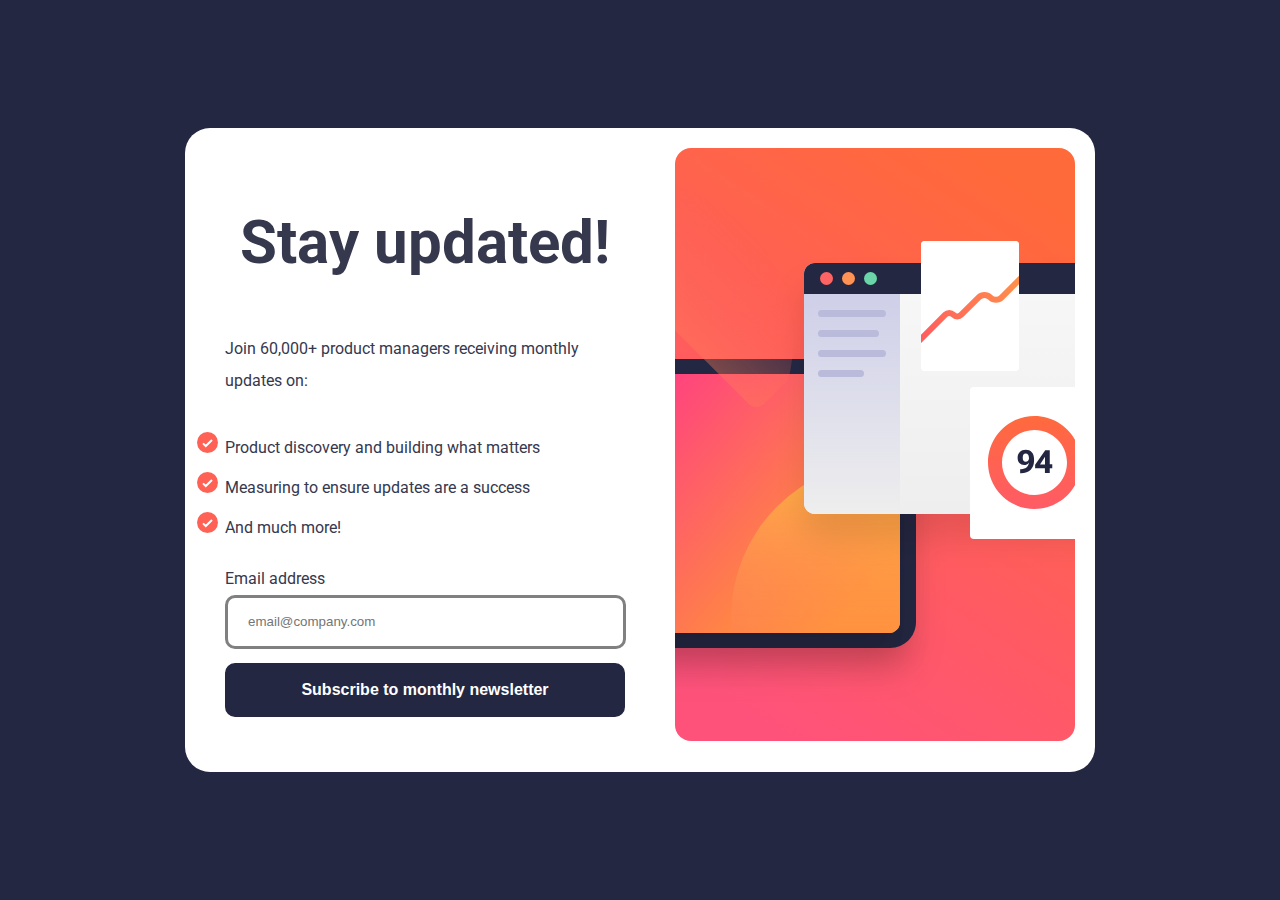
<file: index.html>
<!DOCTYPE html>
<html lang="en">
<head>
  <meta charset="UTF-8">
  <meta name="viewport" content="width=device-width, initial-scale=1.0"> <!-- displays site properly based on user's device -->

  <link rel="icon" type="image/png" sizes="32x32" href="./assets/images/favicon-32x32.png">

  <link rel="stylesheet" href="https://fonts.googleapis.com/css?family=Roboto">

  <link rel="stylesheet" href="style.css">
  
  <title>Frontend Mentor | Newsletter sign-up form with success message</title>

  <!-- Feel free to remove these styles or customise in your own stylesheet 👍 -->
  <style>
    .attribution { font-size: 11px; text-align: center; }
    .attribution a { color: hsl(228, 45%, 44%); }
  </style>
</head>
<body>

<div class="outer">
  <div class="container">
    <div class="left_container">
        <h1>Stay updated!</h1>

        <p>Join 60,000+ product managers receiving monthly updates on:</p>


        <div>
          <li><a>Product discovery and building what matters</a></li>
          <li><a>Measuring to ensure updates are a success</a></li>
          <li><a>And much more!</a></li>
        </div>
      
        <div class="info">

          Email address 

          <br>

          <input type="email" class="email" name="email" placeholder="email@company.com">

        </div>

        <button class="confirm">Subscribe to monthly newsletter</button>

      </div>
      <div class="right_container">

        <img src="./assets/images/illustration-sign-up-desktop.svg" alt="Red and Orange Swirl Design">

      </div>
  </div>
</div>
</body>
</html>
</file>
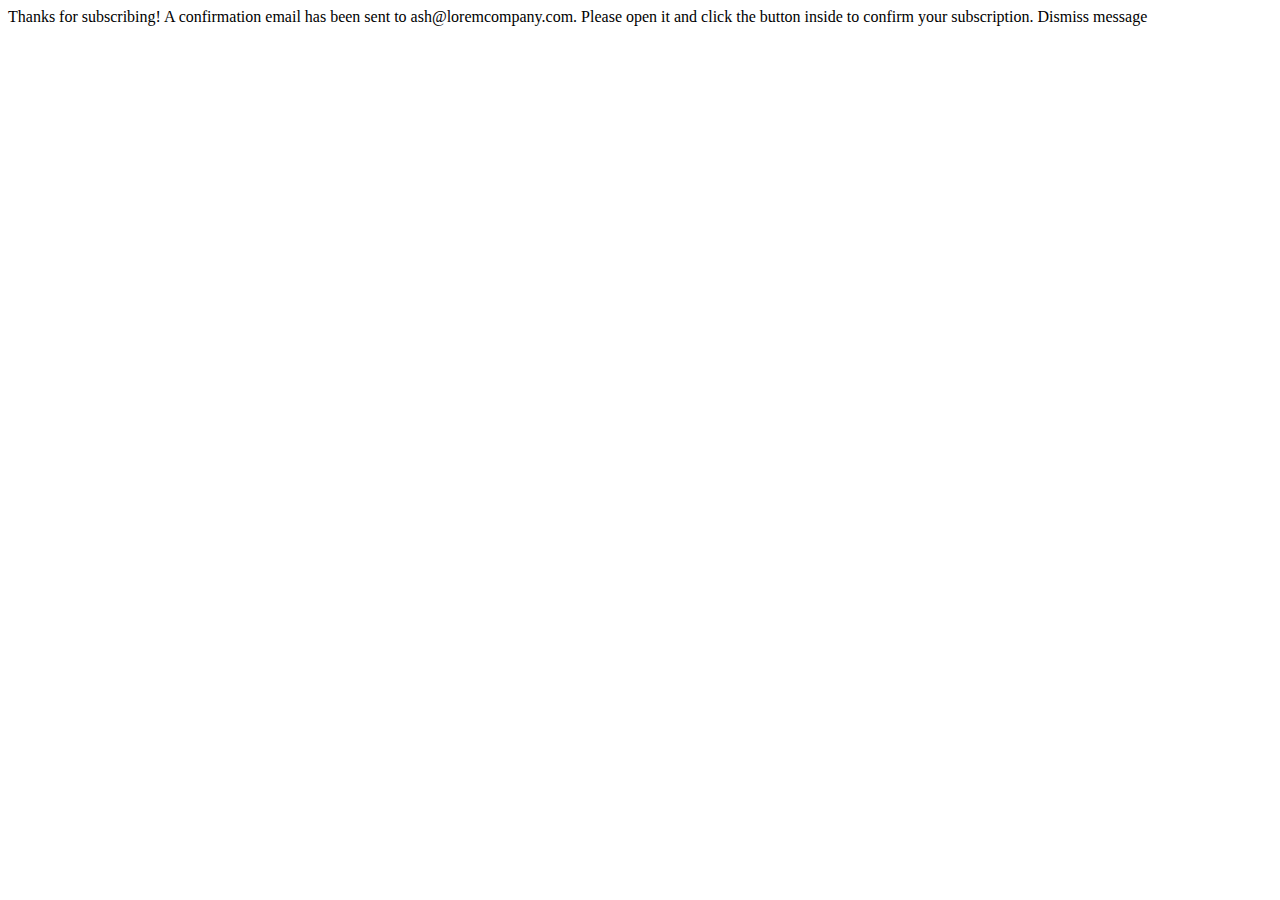
<file: success.html>
<!DOCTYPE html>
<html lang="en">
<head>
    <meta charset="UTF-8">
    <meta name="viewport" content="width=device-width, initial-scale=1.0">
    <title>Document</title>
</head>
<body>
    Thanks for subscribing!

  A confirmation email has been sent to ash@loremcompany.com. 
  Please open it and click the button inside to confirm your subscription.

  Dismiss message
</body>
</html>
</file>
<file: style.css>
body {
    display: flex;
    justify-content: center;
    align-items: center;
    background-color: hsl(234, 29%, 20%);
    font-family: "Roboto", sans-serif ;
    line-height: 2;
    margin: 0;
    height: 100vh;
    font-size: 16px;
    color: hsl(235, 18%, 26%);
}

.outer {
    display: flex;
    justify-content: center;
    align-content: center;
}

.container {
    display: flex;
    background-color: white;
    padding: 20px;
    border-radius: 25px;
    gap: 30px;
}

.left_container {
    display: flex;
    flex-direction: column;
    justify-content: space-evenly;
    padding: 20px;
    max-width: 400px;
    flex-wrap: wrap;
}

h1 {
    text-align: center;
    font-weight: 700;
    font-size: 60px;
    margin: 0;
}

.email {
    width: calc(100% - 29px);
    height: 40px;
    border-radius: 10px;
    border: solid gray;
    padding: 4px 4px 4px 20px;
}

.confirm {
    border-radius: 10px;
    border: solid hsl(234, 29%, 20%);
    background-color: hsl(234, 29%, 20%);
    color: white;
    padding: 4px;
    height: 54px;
    font-weight: 700;
    font-size: 16px;
}


li {
    list-style-image: url("./assets/images/icon-list.svg");
    line-height: 2.5;
}
</file>
